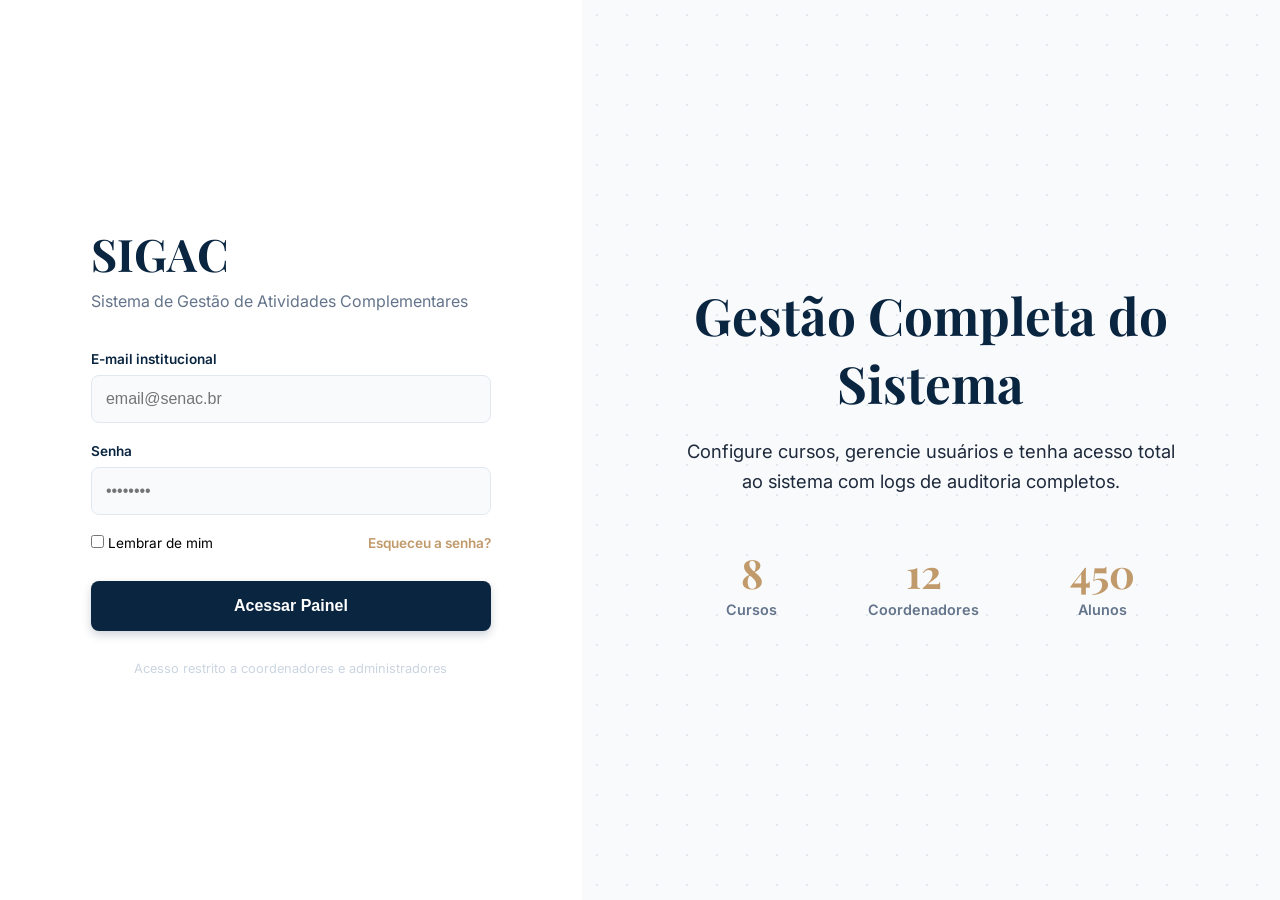
<file: index.html>
<!DOCTYPE html>
<html lang="pt-br">
<head>
    <meta charset="UTF-8">
    <meta name="viewport" content="width=device-width, initial-scale=1.0">
    <title>SIGAC - Login</title>
    <link href="https://fonts.googleapis.com/css2?family=Inter:wght@400;600&family=Playfair+Display:wght@700&display=swap" rel="stylesheet">
    <link rel="stylesheet" href="style.css">
    <link rel="manifest" href="manifest.json">
</head>
<body class="login-page">
    <main class="login-container">
        
        <section class="login-form-side">
            <div class="form-content">
                <h1 class="logo-main">SIGAC</h1>
                <p class="system-subtitle">Sistema de Gestão de Atividades Complementares</p>

                <form id="loginForm">
                    <div class="field-group">
                        <label for="email">E-mail institucional</label>
                        <input type="email" id="email" placeholder="email@senac.br" required>
                    </div>
                    <div class="field-group">
                        <label for="password">Senha</label>
                        <input type="password" id="password" placeholder="••••••••" required>
                    </div>
                    
                    <div class="row-options">
                        <label class="check-label">
                            <input type="checkbox"> Lembrar de mim
                        </label>
                        <a href="#" class="forgot-link">Esqueceu a senha?</a>
                    </div>

                    <button type="submit" class="btn-access">Acessar Painel</button>
                </form>
                <p class="footer-notice">Acesso restrito a coordenadores e administradores</p>
            </div>
        </section>

        <section class="login-info-side">
            <div class="info-box">
                <h2 class="display-title">Gestão Completa do Sistema</h2>
                <p class="display-text">Configure cursos, gerencie usuários e tenha acesso total ao sistema com logs de auditoria completos.</p>
                
                <div class="stats-row">
                    <div class="stat-box">
                        <span class="stat-num">8</span>
                        <span class="stat-txt">Cursos</span>
                    </div>
                    <div class="stat-box">
                        <span class="stat-num">12</span>
                        <span class="stat-txt">Coordenadores</span>
                    </div>
                    <div class="stat-box">
                        <span class="stat-num">450</span>
                        <span class="stat-txt">Alunos</span>
                    </div>
                </div>
            </div>
        </section>
        
    </main>
    <script src="main.js"></script>
    
    <script>
      if ('serviceWorker' in navigator) {
        window.addEventListener('load', () => {
          navigator.serviceWorker.register('./sw.js')
            .then(reg => console.log('SW registrado com sucesso!', reg))
            .catch(err => console.error('Falha ao registrar o SW:', err));
        });
      }
    </script>
</body>
</html>
</file>
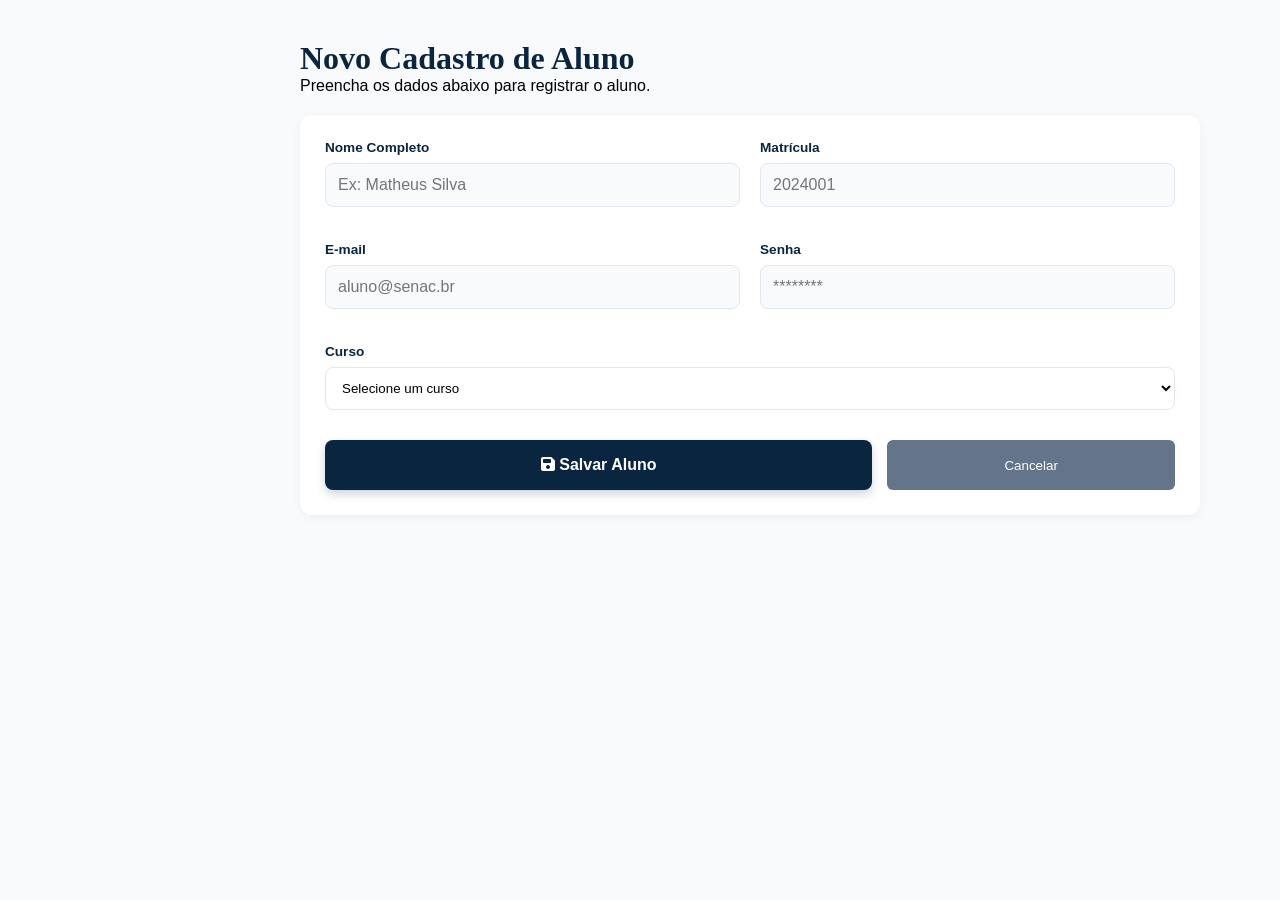
<file: cadastrar-aluno.html>
<!DOCTYPE html>
<html lang="pt-br">
<head>
    <meta charset="UTF-8">
    <meta name="viewport" content="width=device-width, initial-scale=1.0">
    <title>SIGAC - Cadastrar Aluno</title>

    <link rel="stylesheet" href="style.css">
    <link rel="stylesheet" href="dashboard.css">
    <link rel="stylesheet" href="https://cdnjs.cloudflare.com/ajax/libs/font-awesome/6.5.1/css/all.min.css">
    <link rel="manifest" href="manifest.json">
    <link rel="icon" type="image/png" href="icon-192.png">
</head>

<body class="dashboard-body">
    <main class="content">
        <header class="top-bar">
            <h1>Novo Cadastro de Aluno</h1>
            <p>Preencha os dados abaixo para registrar o aluno.</p>
        </header>

        <section class="main-table" style="max-width: 900px; margin-top: 20px;">
            <form id="formCadastroAluno">

                <div style="display: grid; grid-template-columns: 1fr 1fr; gap: 20px;">
                    <div class="field-group">
                        <label for="nomeAluno">Nome Completo</label>
                        <input
                            type="text"
                            id="nomeAluno"
                            placeholder="Ex: Matheus Silva"
                            required
                            style="width: 100%; padding: 12px; border-radius: 8px; border: 1px solid #e2e8f0;"
                        >
                    </div>

                    <div class="field-group">
                        <label for="matriculaAluno">Matrícula</label>
                        <input
                            type="text"
                            id="matriculaAluno"
                            placeholder="2024001"
                            required
                            style="width: 100%; padding: 12px; border-radius: 8px; border: 1px solid #e2e8f0;"
                        >
                    </div>
                </div>

                <div style="display: grid; grid-template-columns: 1fr 1fr; gap: 20px; margin-top: 15px;">
                    <div class="field-group">
                        <label for="emailAluno">E-mail</label>
                        <input
                            type="email"
                            id="emailAluno"
                            placeholder="aluno@senac.br"
                            required
                            style="width: 100%; padding: 12px; border-radius: 8px; border: 1px solid #e2e8f0;"
                        >
                    </div>

                    <div class="field-group">
                        <label for="senhaAluno">Senha</label>
                        <input
                            type="password"
                            id="senhaAluno"
                            placeholder="********"
                            required
                            style="width: 100%; padding: 12px; border-radius: 8px; border: 1px solid #e2e8f0;"
                        >
                    </div>
                </div>

                <div class="field-group" style="margin-top: 15px;">
                    <label for="cursoAluno">Curso</label>
                    <select
                        id="cursoAluno"
                        required
                        style="width: 100%; padding: 12px; border-radius: 8px; border: 1px solid #e2e8f0; background: #fff;"
                    >
                        <option value="">Selecione um curso</option>
                    </select>
                </div>

                <div style="display: flex; gap: 15px; margin-top: 30px;">
                    <button type="submit" class="btn-access" style="flex: 2; margin: 0;">
                        <i class="fa-solid fa-floppy-disk"></i> Salvar Aluno
                    </button>

                    <button
                        type="button"
                        class="btn-analisar"
                        onclick="history.back()"
                        style="flex: 1; background: #64748b;"
                    >
                        Cancelar
                    </button>
                </div>
            </form>
        </section>
    </main>

    <script src="main.js"></script>
</body>
</html>
</file>
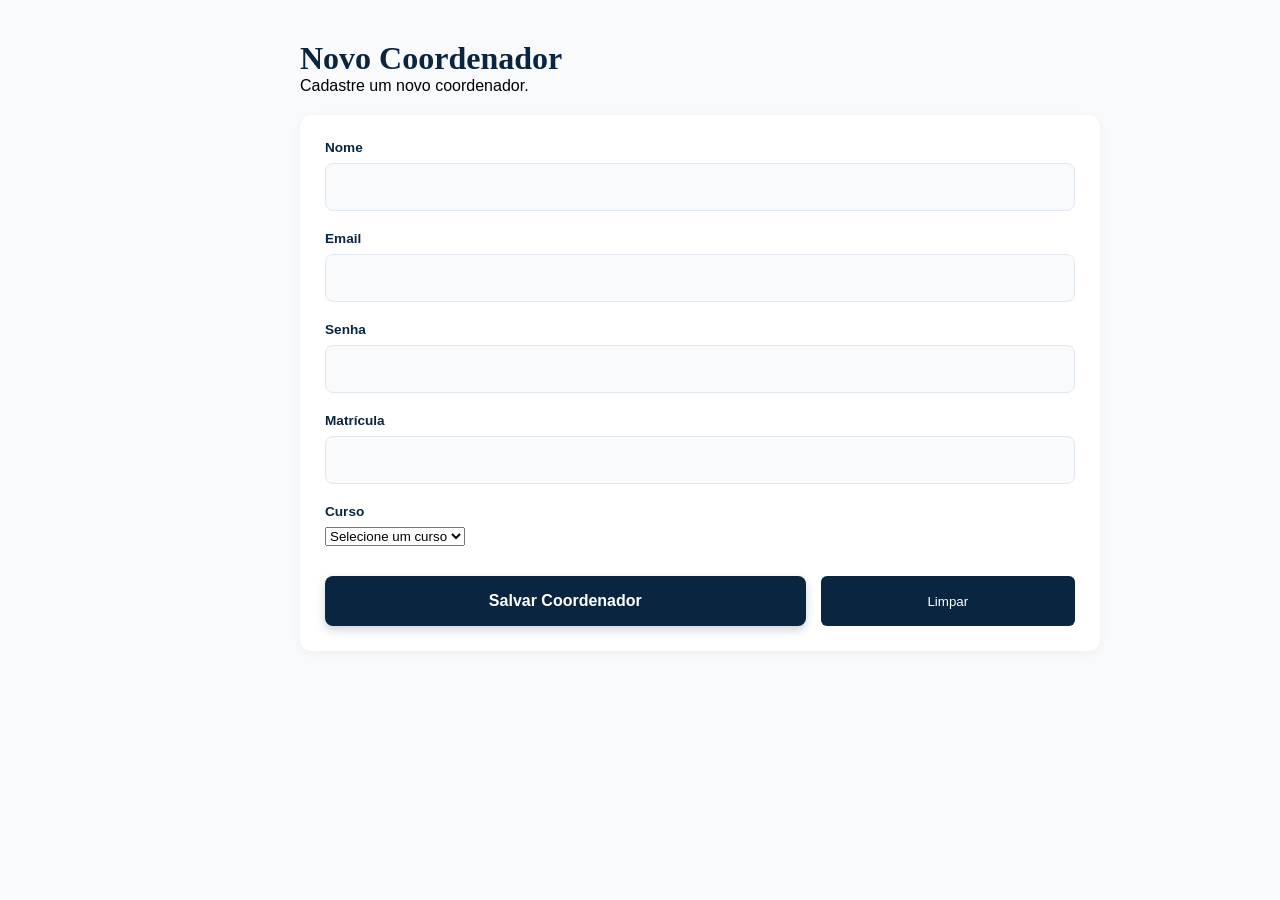
<file: cadastrar-coordenador.html>
<!DOCTYPE html>
<html lang="pt-br">
<head>
    <meta charset="UTF-8">
    <meta name="viewport" content="width=device-width, initial-scale=1.0">
    <title>SIGAC - Cadastrar Coordenador</title>

    <link rel="stylesheet" href="style.css">
    <link rel="stylesheet" href="dashboard.css">
    <link rel="stylesheet" href="https://cdnjs.cloudflare.com/ajax/libs/font-awesome/6.5.1/css/all.min.css">
</head>
<body class="dashboard-body">
    <main class="content">
        <header class="top-bar">
            <h1>Novo Coordenador</h1>
            <p>Cadastre um novo coordenador.</p>
        </header>

        <section class="main-table" style="max-width: 800px; margin-top: 20px;">
            <form id="formCadastroCoordenador">

                <div class="field-group">
                    <label for="nomeCoordenador">Nome</label>
                    <input type="text" id="nomeCoordenador" required>
                </div>

                <div class="field-group">
                    <label for="emailCoordenador">Email</label>
                    <input type="email" id="emailCoordenador" required>
                </div>

                <div class="field-group">
                    <label for="senhaCoordenador">Senha</label>
                    <input type="password" id="senhaCoordenador" required>
                </div>

                <div class="field-group">
                    <label for="matriculaCoordenador">Matrícula</label>
                    <input type="text" id="matriculaCoordenador">
                </div>
                <div class="field-group">
                    <label for="cursoCoordenador">Curso</label>
                    <select id="cursoCoordenador" required>
                    <option value="">Selecione um curso</option>
                    </select>
                </div>

                <div style="display: flex; gap: 15px; margin-top: 30px;">
                    <button type="submit" class="btn-access" style="flex: 2;">
                        Salvar Coordenador
                    </button>

                    <button type="reset" class="btn-analisar" style="flex: 1;">
                        Limpar
                    </button>
                </div>
            </form>
        </section>
    </main>

    <script src="main.js"></script>
</body>
</html>
</file>
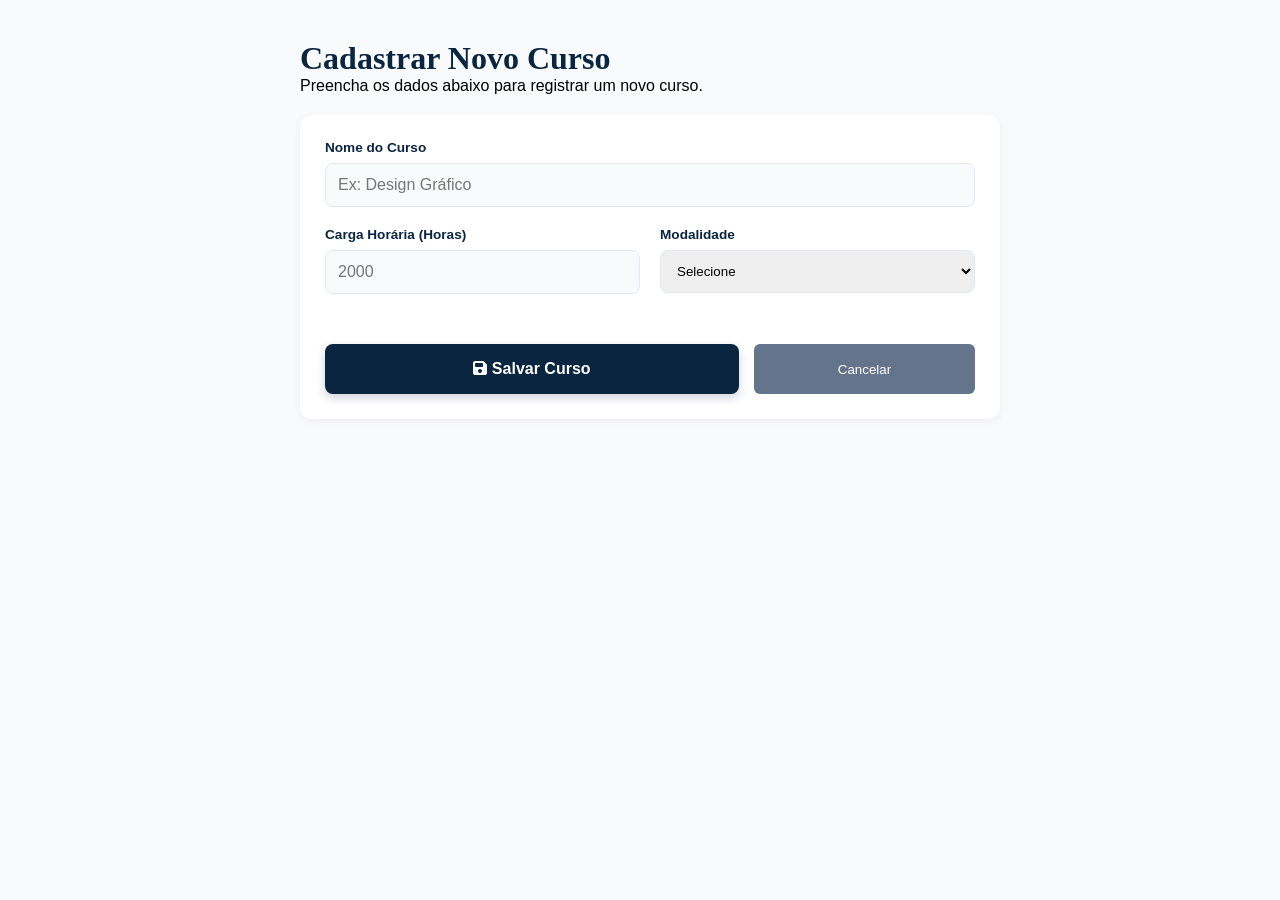
<file: cadastrar-curso.html>
<!DOCTYPE html>
<html lang="pt-br">
<head>
    <meta charset="UTF-8">
    <meta name="viewport" content="width=device-width, initial-scale=1.0">
    <title>SIGAC - Cadastrar Curso</title>

    <link rel="stylesheet" href="style.css">
    <link rel="stylesheet" href="dashboard.css">
    <link rel="stylesheet" href="https://cdnjs.cloudflare.com/ajax/libs/font-awesome/6.5.1/css/all.min.css">
    <link rel="manifest" href="manifest.json">
</head>

<body class="dashboard-body">
    <main class="content">
        <header class="top-bar">
            <h1>Cadastrar Novo Curso</h1>
            <p>Preencha os dados abaixo para registrar um novo curso.</p>
        </header>

        <section class="main-table" style="max-width: 700px; margin-top: 20px;">
            <form id="formCadastroCurso">

                <div class="field-group">
                    <label for="nomeCurso">Nome do Curso</label>
                    <input
                        type="text"
                        id="nomeCurso"
                        placeholder="Ex: Design Gráfico"
                        required
                        style="width: 100%; padding: 12px; border-radius: 8px; border: 1px solid #e2e8f0;"
                    >
                </div>

                <div style="display: grid; grid-template-columns: 1fr 1fr; gap: 20px; margin-top: 15px;">

                    <div class="field-group">
                        <label for="cargaHoraria">Carga Horária (Horas)</label>
                        <input
                            type="number"
                            id="cargaHoraria"
                            placeholder="2000"
                            required
                            style="width: 100%; padding: 12px; border-radius: 8px; border: 1px solid #e2e8f0;"
                        >
                    </div>

                    <div class="field-group">
                        <label for="modalidade">Modalidade</label>
                        <select
                            id="modalidade"
                            required
                            style="width: 100%; padding: 12px; border-radius: 8px; border: 1px solid #e2e8f0;"
                        >
                            <option value="">Selecione</option>
                            <option value="Presencial">Presencial</option>
                            <option value="EAD">EAD</option>
                            <option value="Híbrido">Híbrido</option>
                        </select>
                    </div>

                </div>

                <div style="display: flex; gap: 15px; margin-top: 30px;">
                    <button
                        type="submit"
                        class="btn-access"
                        style="flex: 2; margin: 0;"
                    >
                        <i class="fa-solid fa-floppy-disk"></i> Salvar Curso
                    </button>

                    <button
                        type="button"
                        class="btn-analisar"
                        onclick="history.back()"
                        style="flex: 1; background: #64748b;"
                    >
                        Cancelar
                    </button>
                </div>

            </form>
        </section>
    </main>

    <script src="main.js"></script>
</body>
</html>
</file>
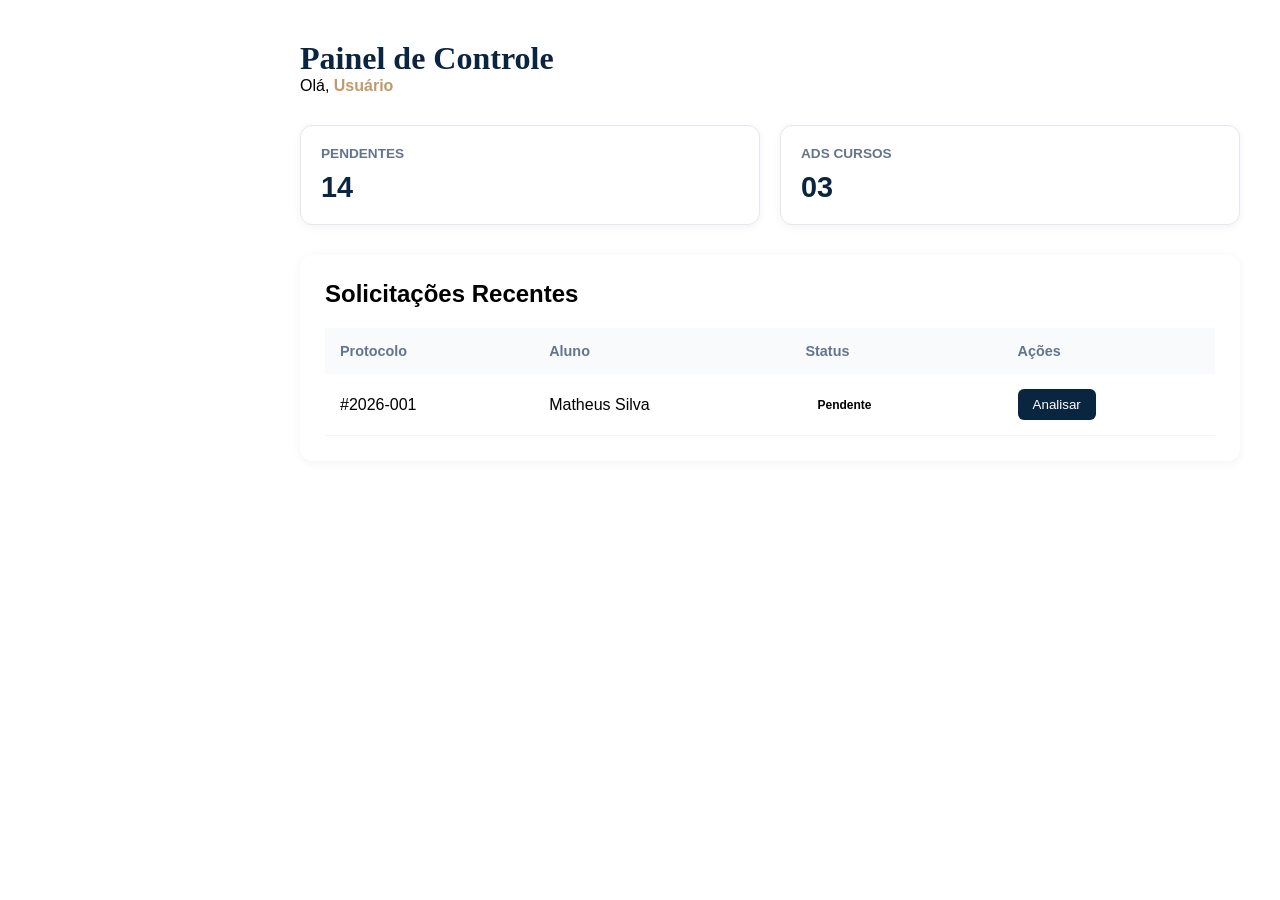
<file: dashboard.html>
<!DOCTYPE html>
<html lang="pt-br">
<head>
    <meta charset="UTF-8">
    <meta name="viewport" content="width=device-width, initial-scale=1.0">
    <title>SIGAC - Dashboard</title>
    <link rel="stylesheet" href="style.css"> 
    <link rel="stylesheet" href="dashboard.css"> 
    <link rel="stylesheet" href="https://cdnjs.cloudflare.com/ajax/libs/font-awesome/6.5.1/css/all.min.css">    
    <link rel="manifest" href="manifest.json">
</head>
<body class="iframe-body">
    <main class="content">
        <header class="top-bar">
            <div class="user-welcome">
                <h1>Painel de Controle</h1>
                <p>Olá, <span id="nome-usuario-topo" style="font-weight: bold; color: #c19a6b;">Usuário</span></p>
            </div>
            <div class="avatar-circle"></div>
        </header>

        <section class="dashboard-cards">
            <div class="card">
                <h3>Pendentes</h3>
                <p class="card-number">14</p>
            </div>
            <div class="card only-admin"> <h3>Logs do Sistema</h3>
                <p class="card-number">128</p>
            </div>
            <div class="card">
                <h3>ADS Cursos</h3>
                <p class="card-number">03</p>
            </div>
        </section>

        <section class="main-table">
            <h2>Solicitações Recentes</h2>
            <table>
                <thead>
                    <tr>
                        <th>Protocolo</th>
                        <th>Aluno</th>
                        <th>Status</th>
                        <th>Ações</th>
                    </tr>
                </thead>
                <tbody>
                    <tr>
                        <td>#2026-001</td>
                        <td>Matheus Silva</td>
                        <td><span class="status-badge">Pendente</span></td>
                        <td><button class="btn-analisar" onclick="window.location.href='analise.html'">Analisar</button></td>
                    </tr>
                </tbody>
            </table>
        </section>
    </main>

    <script src="main.js"></script>
</body>
</html>
</file>
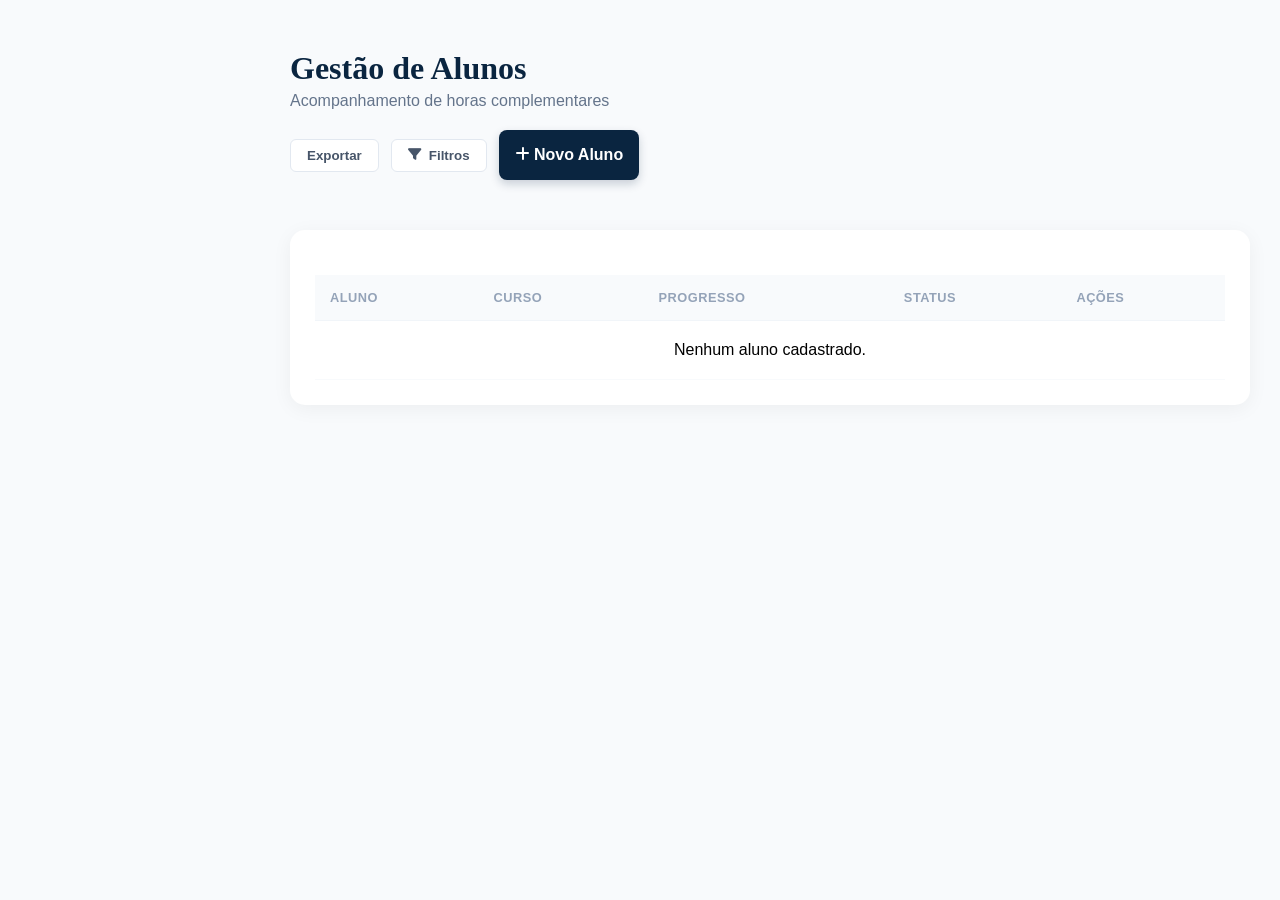
<file: listar-alunos.html>
<!DOCTYPE html>
<html lang="pt-br">
<head>
    <meta charset="UTF-8">
    <meta name="viewport" content="width=device-width, initial-scale=1.0">
    <title>SIGAC - Alunos</title>

    <link rel="stylesheet" href="style.css">
    <link rel="stylesheet" href="dashboard.css">
    <link rel="stylesheet" href="alunos.css">
    <link rel="stylesheet" href="validacao.css">
    <link rel="stylesheet" href="https://cdnjs.cloudflare.com/ajax/libs/font-awesome/6.5.1/css/all.min.css">
    <link rel="manifest" href="manifest.json">
    <link rel="icon" type="image/png" href="icon-192.png">
</head>

<body class="dashboard-body">
    <main class="content">
        <div class="header-container">
            <h1>Gestão de Alunos</h1>
            <p>Acompanhamento de horas complementares</p>

            <div class="action-bar">
                <button class="btn-outline">
                    Exportar
                </button>

                <button class="btn-outline">
                    <i class="fa-solid fa-filter"></i> Filtros
                </button>

                <button
                    class="btn-access"
                    onclick="window.location.href='cadastrar-aluno.html'"
                    style="width: auto; margin: 0;"
                >
                    <i class="fa-solid fa-plus" style="color: #ffffff;"></i>
                    Novo Aluno
                </button>
            </div>
        </div>

        <div class="table-card">
            <table class="students-table">
                <thead>
                    <tr>
                        <th>ALUNO</th>
                        <th>CURSO</th>
                        <th>PROGRESSO</th>
                        <th>STATUS</th>
                        <th>AÇÕES</th>
                    </tr>
                </thead>

                <tbody id="listaAlunos">

                </tbody>
            </table>
        </div>
    </main>

    <script src="main.js"></script>
</body>
</html>
</file>
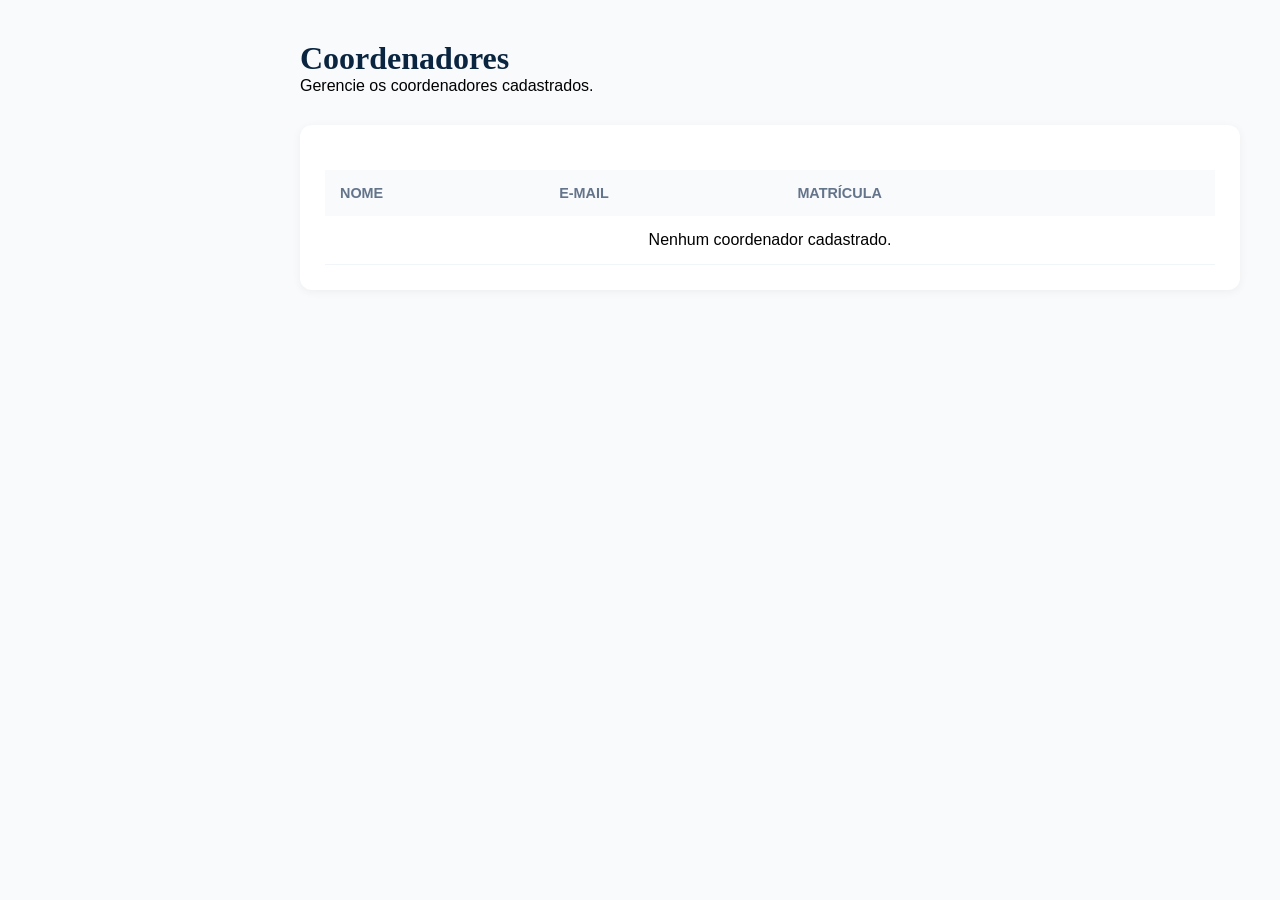
<file: listar-coordenadores.html>
<!DOCTYPE html>
<html lang="pt-br">
<head>
    <meta charset="UTF-8">
    <meta name="viewport" content="width=device-width, initial-scale=1.0">
    <title>SIGAC - Coordenadores</title>

    <link rel="stylesheet" href="style.css">
    <link rel="stylesheet" href="dashboard.css">
    <link rel="stylesheet" href="https://cdnjs.cloudflare.com/ajax/libs/font-awesome/6.5.1/css/all.min.css">
</head>

<body class="dashboard-body">
    <main class="content">
        <header class="top-bar" style="display:flex; justify-content:space-between; align-items:center;">
            <div>
                <h1>Coordenadores</h1>
                <p>Gerencie os coordenadores cadastrados.</p>
            </div>

            <button
                class="btn-access only-admin"
                onclick="window.location.href='cadastrar-coordenador.html'"
                style="width:auto; margin:0;"
            >
                <i class="fa-solid fa-plus"></i> Novo Coordenador
            </button>
        </header>

        <section class="main-table" style="margin-top: 30px;">
            <table>
                <thead>
                    <tr>
                        <th>NOME</th>
                        <th>E-MAIL</th>
                        <th>MATRÍCULA</th>
                        <th></th>
                    </tr>
                </thead>

                <tbody id="listaCoordenadores">
                    <!-- preenchido via JS -->
                </tbody>
            </table>
        </section>
    </main>

    <script src="main.js"></script>
</body>
</html>
</file>
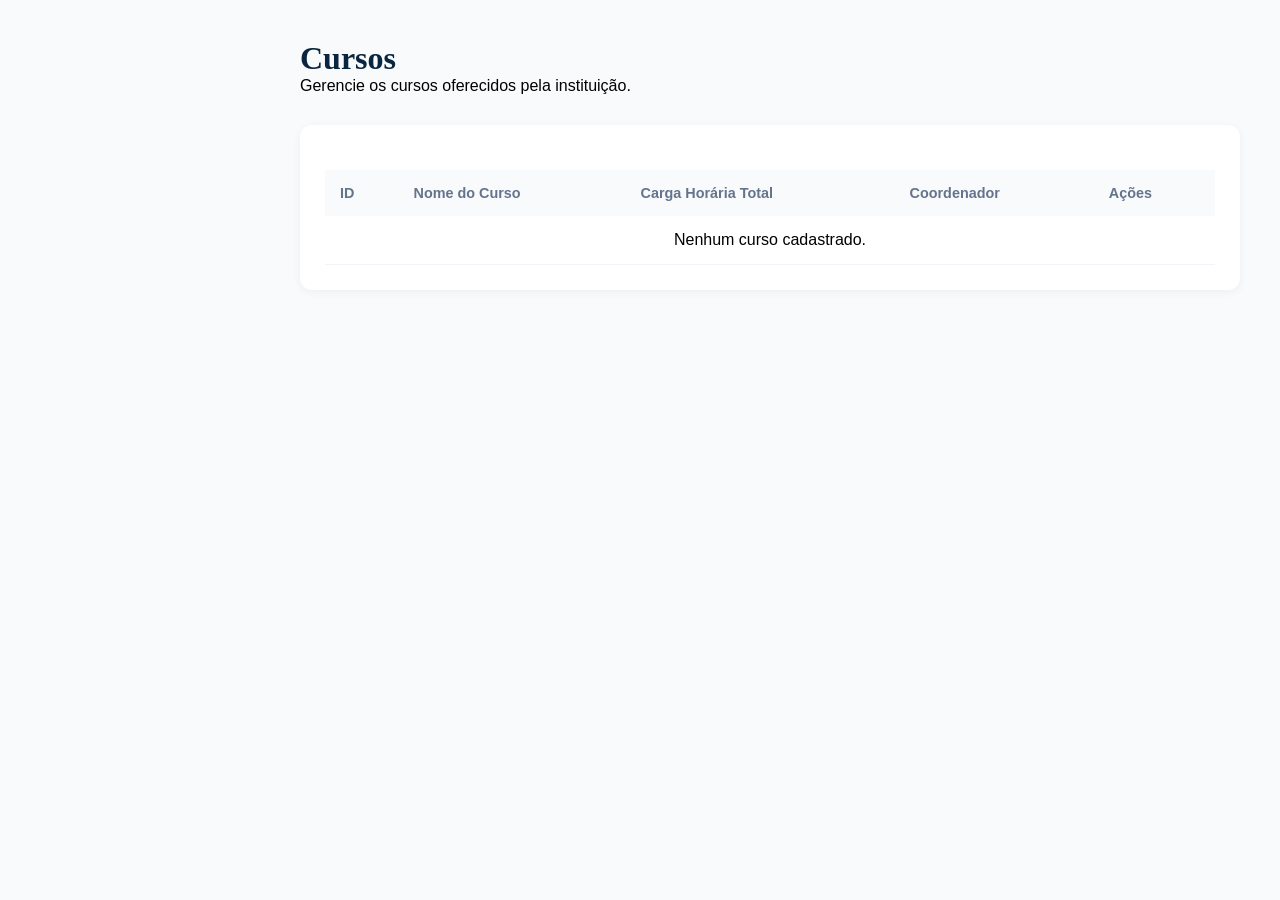
<file: listar-cursos.html>
<!DOCTYPE html>
<html lang="pt-br">
<head>
    <meta charset="UTF-8">
    <meta name="viewport" content="width=device-width, initial-scale=1.0">
    <title>SIGAC - Gestão de Cursos</title>

    <link rel="stylesheet" href="style.css">
    <link rel="stylesheet" href="dashboard.css">
    <link rel="stylesheet" href="https://cdnjs.cloudflare.com/ajax/libs/font-awesome/6.5.1/css/all.min.css">
    <link rel="manifest" href="manifest.json">
</head>

<body class="dashboard-body">
    <main class="content">

        <header class="top-bar" style="display: flex; justify-content: space-between; align-items: center;">
            <div>
                <h1>Cursos</h1>
                <p>Gerencie os cursos oferecidos pela instituição.</p>
            </div>

            <button
                class="btn-access only-admin"
                onclick="window.location.href='cadastrar-curso.html'"
                style="margin: 0; width: auto; padding: 12px 25px;"
            >
                <i class="fa-solid fa-plus"></i> Novo Curso
            </button>
        </header>

        <section class="main-table" style="margin-top: 30px;">
            <table>
                <thead>
                    <tr>
                        <th>ID</th>
                        <th>Nome do Curso</th>
                        <th>Carga Horária Total</th>
                        <th>Coordenador</th>
                        <th>Ações</th>
                    </tr>
                </thead>

                <tbody id="listaCursos">
                    <tr>
                        <td colspan="5" style="text-align: center; padding: 20px;">
                            Carregando cursos...
                        </td>
                    </tr>
                </tbody>
            </table>
        </section>

    </main>

    <script src="main.js"></script>
</body>
</html>
</file>
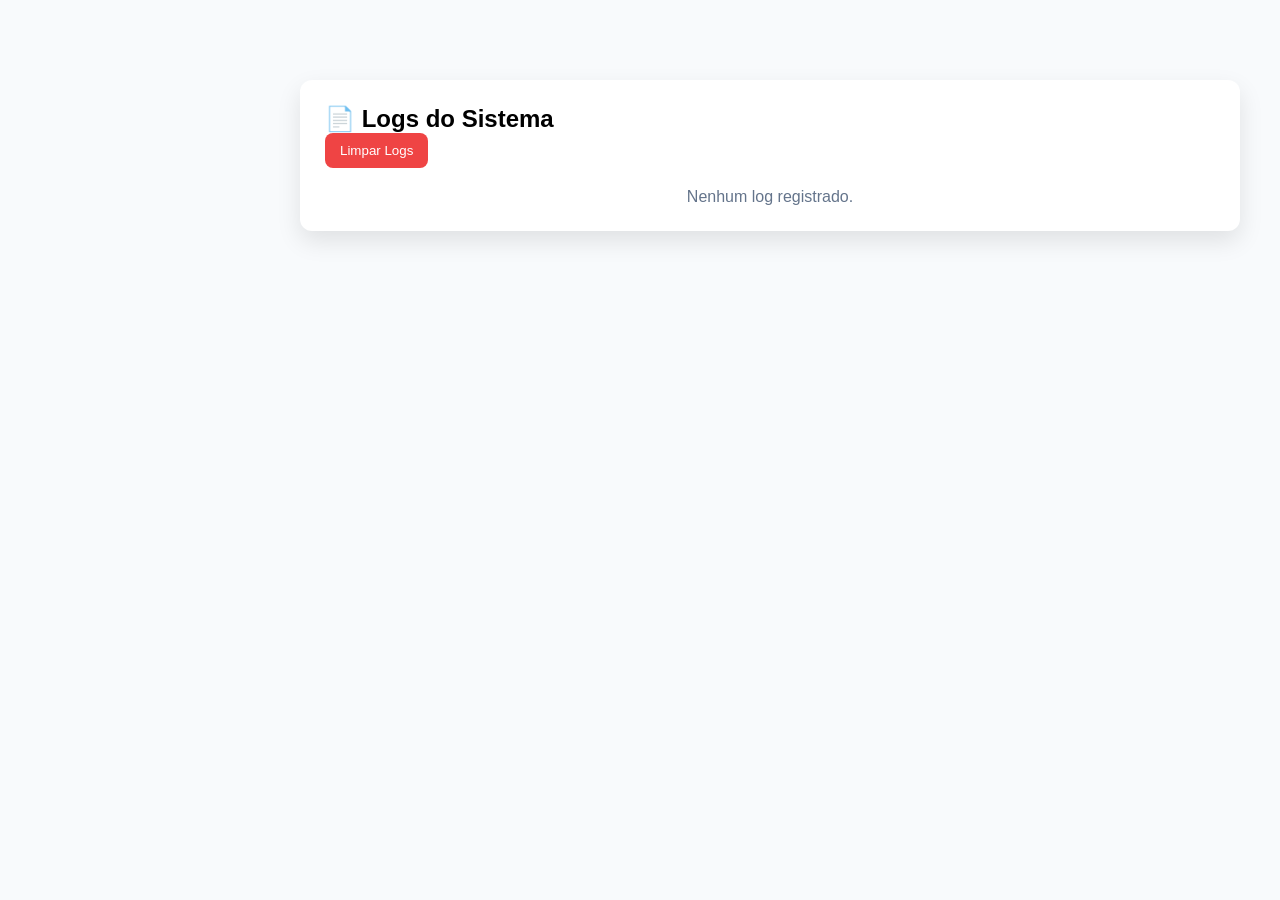
<file: logs.html>
<!DOCTYPE html>
<html lang="pt-br">
<head>
    <meta charset="UTF-8">
    <title>Logs do Sistema - SIGAC</title>

    <link rel="stylesheet" href="style.css">
    <link rel="stylesheet" href="dashboard.css">

    <style>
        .log-container {
            max-width: 1000px;
            margin: 40px auto;
            background: white;
            padding: 25px;
            border-radius: 12px;
            box-shadow: 0 10px 25px rgba(0,0,0,0.1);
        }

        .log-item {
            padding: 15px;
            border-bottom: 1px solid #eee;
        }

        .log-item strong {
            color: #0a2540;
        }

        .log-date {
            font-size: 12px;
            color: #64748b;
        }

        .actions {
            margin-bottom: 20px;
            display: flex;
            gap: 10px;
        }

        .btn {
            padding: 10px 15px;
            border: none;
            border-radius: 8px;
            cursor: pointer;
        }

        .btn-clear {
            background: #ef4444;
            color: white;
        }

        .btn-clear:hover {
            background: #dc2626;
        }
    </style>
</head>

<body class="dashboard-body">

    <main class="content">

        <div class="log-container">

            <h2>📄 Logs do Sistema</h2>

            <div class="actions">
                <button class="btn btn-clear" id="limparLogs">
                    Limpar Logs
                </button>
            </div>

            <div id="listaLogs"></div>

        </div>

    </main>

    <script src="logs.js"></script>
</body>
</html>
</file>
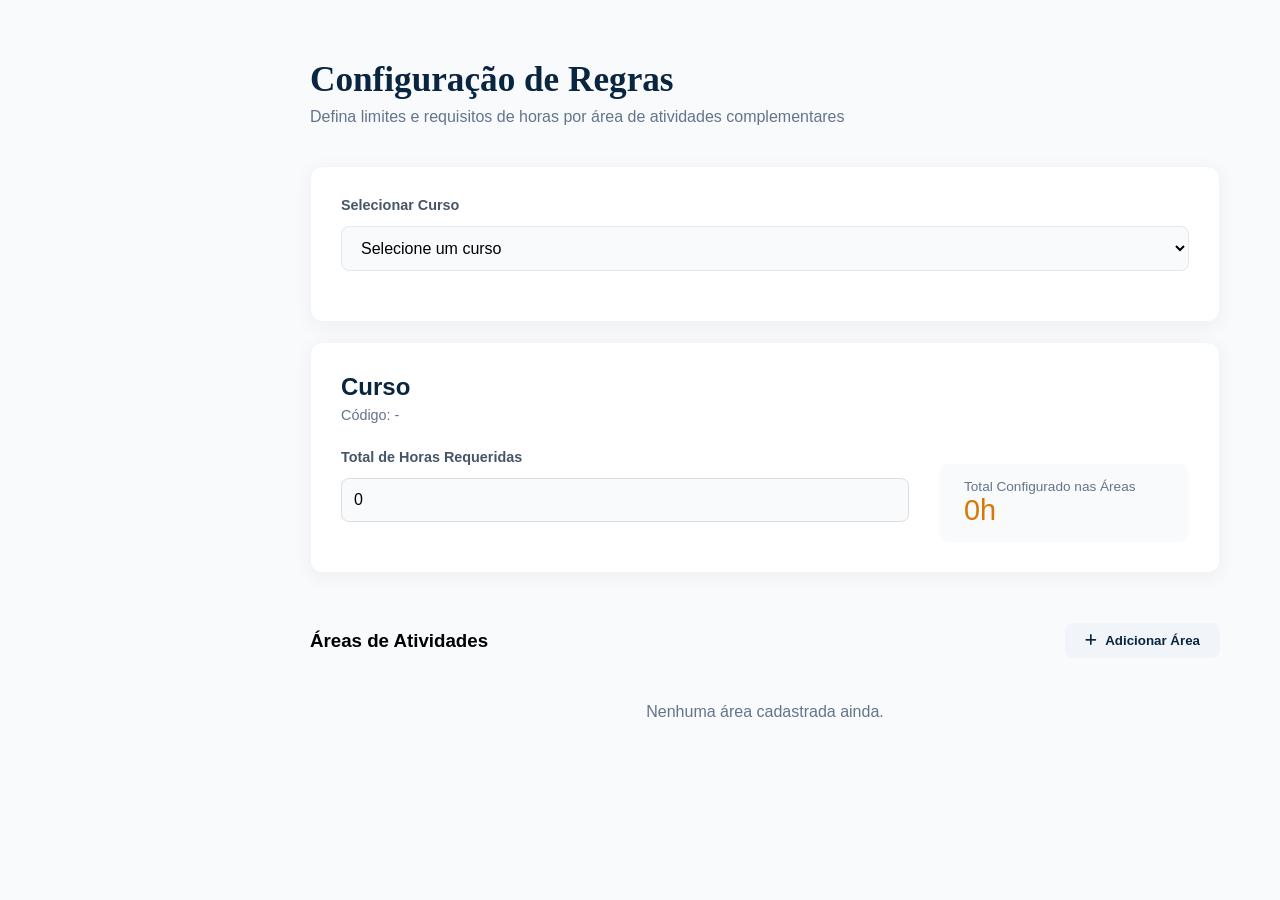
<file: regras-curso.html>
<!DOCTYPE html>
<html lang="pt-br">
<head>
    <meta charset="UTF-8">
    <meta name="viewport" content="width=device-width, initial-scale=1.0">
    <title>Configuração de Regras - SIGAC</title>

    <link rel="stylesheet" href="style.css">
    <link rel="stylesheet" href="dashboard.css">
    <link rel="stylesheet" href="validacao.css">
    <link rel="stylesheet" href="alunos.css">
    <link rel="stylesheet" href="https://cdnjs.cloudflare.com/ajax/libs/font-awesome/6.5.1/css/all.min.css">
</head>

<body class="dashboard-body">

    <main class="content" style="margin-left: 0 !important; padding-left: 280px !important; width: 100%;">
        
        <div class="rules-container" style="max-width: 1000px; margin-left: 0;">

            <!-- HEADER -->
            <header class="rules-header">
                <h1>Configuração de Regras</h1>
                <p>Defina limites e requisitos de horas por área de atividades complementares</p>
            </header>

            <!-- 🔥 NOVO: SELEÇÃO DE CURSO -->
            <div class="main-card" style="margin-bottom: 20px;">
                <div class="input-group">
                    <label>Selecionar Curso</label>
                    <select id="selectCurso" class="sigac-input">
                        <option value="">Selecione um curso</option>
                    </select>
                </div>
            </div>

            <!-- CARD PRINCIPAL -->
            <div class="main-card">

                <div class="course-info">
                    <h2 id="nomeCurso">Curso</h2>
                    <span class="course-code" id="codigoCurso">Código: -</span>
                </div>
                
                <div class="hours-summary">

                    <div class="input-group">
                        <label>Total de Horas Requeridas</label>
                        <input type="number" value="0" class="sigac-input" id="totalHoras">
                    </div>

                    <div class="total-badge">
                        <span>Total Configurado nas Áreas</span>
                        <strong id="totalConfigurado">0h</strong>
                    </div>

                </div>
            </div>

            <!-- DIVISÃO -->
            <div class="section-divider">
                <h3>Áreas de Atividades</h3>
                <button class="btn-add-area" id="btnAddArea">
                    <i class="fa-solid fa-plus"></i> Adicionar Área
                </button>
            </div>

            <!-- LISTA DINÂMICA -->
            <div class="areas-list" id="listaAreas">

                <!-- Áreas serão inseridas via JavaScript -->

                <div style="padding: 20px; text-align: center; color: #64748b;">
                    Nenhuma área cadastrada ainda.
                </div>

            </div>
            
        </div>

    </main>

    <script src="main.js"></script>

</body>
</html>
</file>
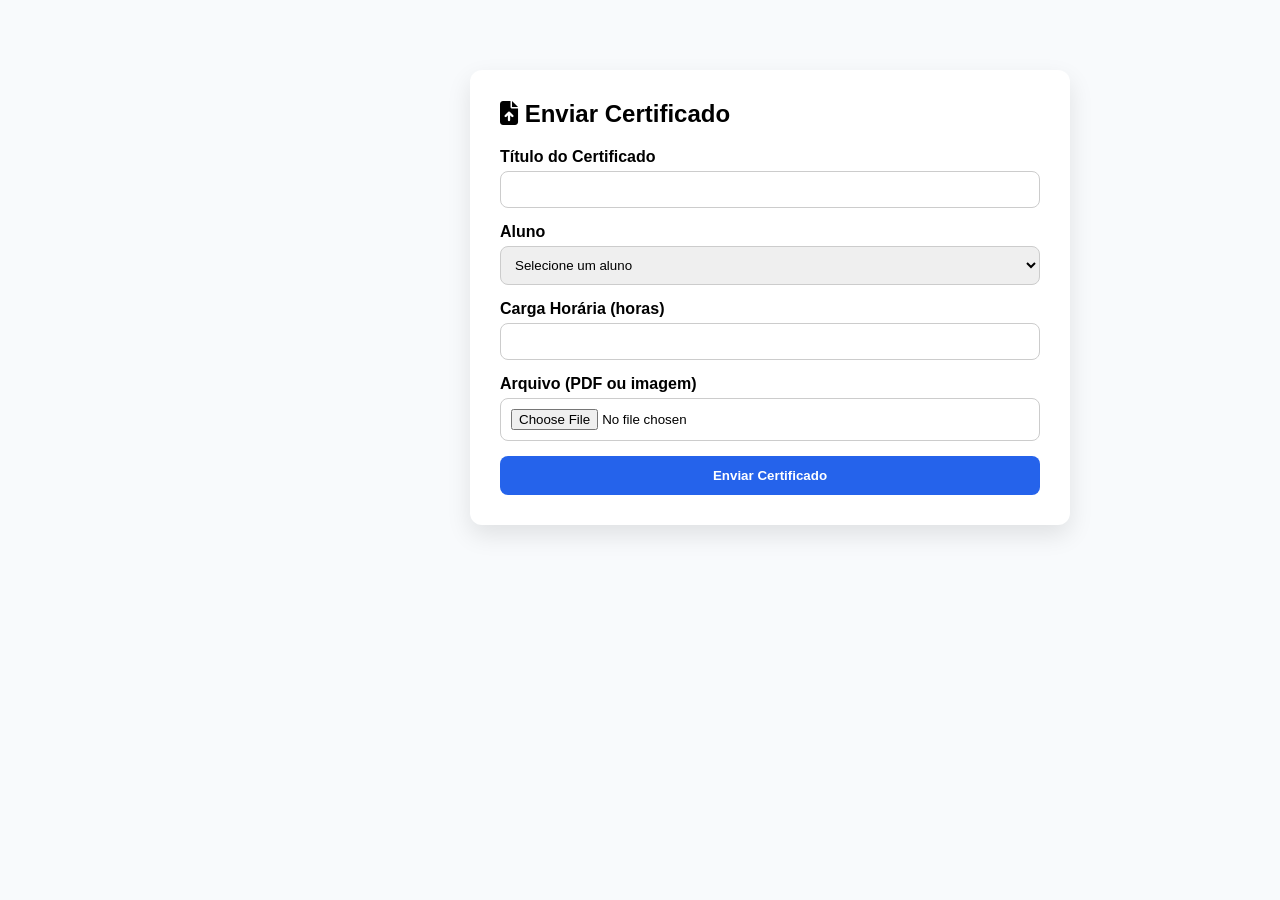
<file: upload-certificado.html>
<!DOCTYPE html>
<html lang="pt-br">
<head>
    <meta charset="UTF-8">
    <meta name="viewport" content="width=device-width, initial-scale=1.0">
    <title>Enviar Certificado - SIGAC</title>

    <link rel="stylesheet" href="style.css">
    <link rel="stylesheet" href="dashboard.css">
    <link rel="stylesheet" href="validacao.css">

    <link rel="stylesheet" href="https://cdnjs.cloudflare.com/ajax/libs/font-awesome/6.5.1/css/all.min.css">

    <style>
        .form-container {
            max-width: 600px;
            margin: 40px auto;
            background: white;
            padding: 30px;
            border-radius: 12px;
            box-shadow: 0 10px 25px rgba(0,0,0,0.1);
        }

        .form-container h2 {
            margin-bottom: 20px;
        }

        .form-group {
            margin-bottom: 15px;
        }

        .form-group label {
            display: block;
            margin-bottom: 5px;
            font-weight: 600;
        }

        .form-group input,
        .form-group select {
            width: 100%;
            padding: 10px;
            border-radius: 8px;
            border: 1px solid #ccc;
        }

        .btn-submit {
            width: 100%;
            padding: 12px;
            background: #2563eb;
            color: white;
            border: none;
            border-radius: 8px;
            font-weight: bold;
            cursor: pointer;
        }

        .btn-submit:hover {
            background: #1d4ed8;
        }
    </style>
</head>

<body class="dashboard-body">

    <main class="content">

        <div class="form-container">
            <h2><i class="fa-solid fa-file-arrow-up"></i> Enviar Certificado</h2>

            <form id="formCertificado">

                <div class="form-group">
                    <label>Título do Certificado</label>
                    <input type="text" id="titulo" required>
                </div>

                <!-- SELECT DE ALUNOS -->
                <div class="form-group">
                    <label>Aluno</label>
                    <select id="aluno" required>
                        <option value="">Selecione um aluno</option>
                    </select>
                </div>

                <!-- CARGA HORÁRIA -->
                <div class="form-group">
                    <label>Carga Horária (horas)</label>
                    <input type="number" id="cargaHoraria" min="1" required>
                </div>

                <div class="form-group">
                    <label>Arquivo (PDF ou imagem)</label>
                    <input type="file" id="arquivo" accept=".pdf,image/*" required>
                </div>

                <button type="submit" class="btn-submit">
                    Enviar Certificado
                </button>

            </form>
        </div>

    </main>

    <script>
        document.addEventListener('DOMContentLoaded', () => {

            const selectAluno = document.getElementById('aluno');

            // =========================
            // CARREGAR ALUNOS
            // =========================
            function carregarAlunos() {
                const usuarios = JSON.parse(localStorage.getItem('usuarios')) || [];

                const alunos = usuarios.filter(u => u.tipo === 'aluno');

                alunos.forEach(aluno => {
                    selectAluno.innerHTML += `
                        <option value="${aluno.id}">
                            ${aluno.nome} (Matrícula: ${aluno.matricula})
                        </option>
                    `;
                });
            }

            carregarAlunos();

            // =========================
            // ENVIO DO FORM
            // =========================
            document.getElementById('formCertificado').addEventListener('submit', function(e) {
                e.preventDefault();

                const titulo = document.getElementById('titulo').value;
                const alunoId = Number(selectAluno.value);
                const cargaHoraria = Number(document.getElementById('cargaHoraria').value);

                const usuarios = JSON.parse(localStorage.getItem('usuarios')) || [];
                const aluno = usuarios.find(u => u.id === alunoId);

                if (!aluno) {
                    alert('Aluno inválido');
                    return;
                }

                const file = document.getElementById('arquivo').files[0];

                if (!file) {
                    alert('Selecione um arquivo');
                    return;
                }

                const reader = new FileReader();

                reader.onload = function() {

                    const certificados = JSON.parse(localStorage.getItem('certificados')) || [];

                    const novoCertificado = {
                        id: Date.now(),
                        titulo,
                        aluno: aluno.nome,
                        alunoId: aluno.id,
                        emailAluno: aluno.email, // 🔥 ESSENCIAL PARA EMAIL
                        cargaHoraria,
                        status: 'pendente',
                        arquivo: reader.result
                    };

                    certificados.push(novoCertificado);

                    localStorage.setItem('certificados', JSON.stringify(certificados));

                    alert('Certificado enviado com sucesso!');

                    window.location.href = 'validacao.html';
                };

                reader.readAsDataURL(file);
            });

        });
    </script>

</body>
</html>
</file>
<file: style.css>
/* Configurações Globais */
* {
    margin: 0;
    padding: 0;
    box-sizing: border-box;
}

body, html {
    height: 100%;
    font-family: 'Inter', sans-serif;
    overflow-x: hidden;
}

.login-container {
    display: flex;
    min-height: 100vh;
}

/* --- COLUNA ESQUERDA (FORMULÁRIO) --- */
.login-form-side {
    flex: 1;
    background: #ffffff;
    display: flex;
    align-items: center;
    justify-content: center;
    padding: 50px;
}

.form-content {
    width: 100%;
    max-width: 400px;
}

.back-link {
    text-decoration: none;
    color: #94a3b8;
    font-size: 0.9rem;
    margin-bottom: 30px;
    display: block;
}

.logo-main {
    font-family: 'Playfair Display', serif;
    color: #0a2540;
    font-size: 2.8rem;
    margin-bottom: 8px;
}

.system-subtitle {
    color: #64748b;
    font-size: 1rem;
    margin-bottom: 40px;
}

.field-group {
    margin-bottom: 20px;
}

.field-group label {
    display: block;
    font-weight: 600;
    color: #0a2540;
    font-size: 0.85rem;
    margin-bottom: 8px;
}

.field-group input {
    width: 100%;
    padding: 14px;
    border: 1px solid #e2e8f0;
    border-radius: 8px;
    background: #f8fafc;
    font-size: 1rem;
}

.row-options {
    display: flex;
    justify-content: space-between;
    align-items: center;
    margin-bottom: 30px;
    font-size: 0.85rem;
}

.forgot-link {
    color: #c19a6b;
    text-decoration: none;
    font-weight: 600;
}

.btn-access {
    width: 100%;
    padding: 16px;
    background: #0a2540;
    color: #ffffff;
    border: none;
    border-radius: 8px;
    font-weight: 600;
    font-size: 1rem;
    cursor: pointer;
    box-shadow: 0 4px 10px rgba(10, 37, 64, 0.2);
}

.footer-notice {
    text-align: center;
    margin-top: 30px;
    font-size: 0.8rem;
    color: #cbd5e1;
}

/* --- COLUNA DIREITA (GRID INFOS) --- */
.login-info-side {
    flex: 1.2;
    background-color: #f8fafc;
    /* Efeito de Grade Pontilhada */
    background-image: radial-gradient(#e2e8f0 1px, transparent 1px);
    background-size: 30px 30px;
    display: flex;
    align-items: center;
    justify-content: center;
    padding: 60px;
}

.info-box {
    max-width: 500px;
    text-align: center;
}

.admin-badge {
    display: inline-block;
    background: #ffffff;
    padding: 8px 20px;
    border: 1px solid #e2e8f0;
    border-radius: 50px;
    font-size: 0.8rem;
    font-weight: 700;
    color: #0a2540;
    margin-bottom: 30px;
    box-shadow: 0 2px 5px rgba(0,0,0,0.03);
}

.display-title {
    font-family: 'Playfair Display', serif;
    color: #0a2540;
    font-size: 3.2rem;
    margin-bottom: 20px;
}

.display-text {
    font-size: 1.15rem;
    color: #1e293b;
    line-height: 1.6;
    margin-bottom: 50px;
}

.stats-row {
    display: flex;
    justify-content: space-around;
}

.stat-num {
    display: block;
    font-family: 'Playfair Display', serif;
    font-size: 2.5rem;
    color: #c19a6b;
    font-weight: 700;
}

.stat-txt {
    font-size: 0.9rem;
    font-weight: 600;
    color: #64748b;
}

/* Responsividade */
@media (max-width: 1024px) {
    .login-info-side { display: none; }
}

/* Estilo das Abas */
.tabs-container {
    display: flex;
    gap: 30px;
    border-bottom: 2px solid #e2e8f0;
    margin-bottom: 25px;
}

.tab-btn {
    background: none;
    border: none;
    padding: 10px 5px;
    font-weight: 600;
    color: #64748b;
    cursor: pointer;
    position: relative;
}

.tab-btn.active {
    color: #1e293b;
}

.tab-btn.active::after {
    content: '';
    position: absolute;
    bottom: -2px;
    left: 0;
    width: 100%;
    height: 2px;
    background: #1e293b;
}

.badge {
    background: #f1f5f9;
    padding: 2px 8px;
    border-radius: 10px;
    font-size: 0.8rem;
    margin-left: 5px;
}

/* Card de Certificado */
.cert-card {
    background: white;
    border-radius: 12px;
    padding: 20px;
    box-shadow: 0 4px 6px -1px rgba(0,0,0,0.1);
    margin-bottom: 20px;
    border: 1px solid #f1f5f9;
}

.cert-card-header {
    display: flex;
    justify-content: space-between;
    align-items: flex-start;
    margin-bottom: 20px;
}

.cert-details-grid {
    display: grid;
    grid-template-columns: 2fr 1fr 1fr 2fr;
    gap: 15px;
    margin-bottom: 25px;
}

.detail-item label {
    display: block;
    color: #94a3b8;
    font-size: 0.8rem;
    margin-bottom: 5px;
}

.highlight-hours {
    color: #d97706;
    font-weight: bold;
}

.status-pill.pending {
    background: #fef3c7;
    color: #92400e;
    padding: 5px 12px;
    border-radius: 20px;
    font-size: 0.85rem;
    font-weight: 600;
}

/* Botões de Ação */
.cert-actions {
    display: flex;
    justify-content: space-between;
}

.btn-approve {
    background: #ecfdf5;
    color: #059669;
    border: 1px solid #d1fae5;
    padding: 8px 16px;
    border-radius: 6px;
    cursor: pointer;
}

.btn-reject {
    background: #fef2f2;
    color: #dc2626;
    border: 1px solid #fee2e2;
    padding: 8px 16px;
    border-radius: 6px;
    cursor: pointer;
}

/* Esconde por padrão. O JS só vai mostrar se for Admin */
.only-admin {
    display: none !important;
}

/* Estilos da Página de Relatórios */
.stats-grid {
    display: grid;
    grid-template-columns: repeat(auto-fit, minmax(200px, 1fr));
    gap: 20px;
    margin-bottom: 30px;
}

.stat-card {
    background: #fff;
    padding: 24px;
    border-radius: 12px;
    border: 1px solid #e2e8f0;
    display: flex;
    flex-direction: column;
    gap: 8px;
}

.stat-card i { font-size: 1.5rem; color: #1e293b; margin-bottom: 10px; }
.stat-card span { color: #64748b; font-size: 0.9rem; font-weight: 500; }
.stat-card h2 { font-size: 2rem; color: #0f172a; margin: 0; }
.stat-card.green h2 { color: #107c41; }

.charts-container {
    display: grid;
    grid-template-columns: 1.5fr 1fr;
    gap: 20px;
    margin-bottom: 30px;
}

.chart-card {
    background: #fff;
    padding: 24px;
    border-radius: 12px;
    border: 1px solid #e2e8f0;
    min-height: 350px;
}

.chart-card h3 { margin-bottom: 20px; color: #1e293b; font-size: 1.1rem; }

.header-actions { display: flex; gap: 10px; }

.btn-mini-export {
    padding: 8px 16px;
    border: 1px solid #e2e8f0;
    background: #fff;
    border-radius: 6px;
    cursor: pointer;
    font-size: 0.85rem;
    display: flex;
    align-items: center;
    gap: 6px;
    transition: 0.2s;
}

.btn-mini-export:hover { background: #f8fafc; }

@media (max-width: 1024px) {
    .charts-container { grid-template-columns: 1fr; }
}
</file>
<file: dashboard.css>
/* RESET */
* { margin: 0; padding: 0; box-sizing: border-box; }
body, html { height: 100%; font-family: 'Inter', sans-serif; }

/* --- ESTILO PÁGINA DE LOGIN (SEM ROLAGEM) --- */
.login-page {
    background: #0a2540;
    display: flex;
    align-items: center;
    justify-content: center;
    height: 100vh;
    overflow: hidden; /* Garante que o login não role */
}

.login-box {
    background: white;
    padding: 40px;
    border-radius: 12px;
    width: 100%;
    max-width: 380px;
    text-align: center;
    box-shadow: 0 10px 30px rgba(0,0,0,0.3);
}

.serif-title { font-family: 'Playfair Display', serif; color: #0a2540; }
.subtitle { color: #666; font-size: 0.9rem; margin-bottom: 30px; }

.input-group { text-align: left; margin-bottom: 20px; }
.input-group label { display: block; font-size: 0.8rem; font-weight: 600; margin-bottom: 5px; }
.input-group input { width: 100%; padding: 12px; border: 1px solid #ddd; border-radius: 8px; }

.btn-login { width: 100%; padding: 14px; background: #0a2540; color: white; border: none; border-radius: 8px; font-weight: 600; cursor: pointer; }

/* --- ESTILO DASHBOARD (ROLAGEM NO CONTEÚDO) --- */
/* Estrutura Geral */
.dashboard-body {
    display: flex;
    background-color: #f8fafc;
    min-height: 100vh;
    
}

/* Sidebar Fixa na Esquerda */
.sidebar {
    width: 260px;
    background: #0a2540;
    color: white;
    display: flex;
    flex-direction: column;
    padding: 25px;
    position: fixed;
    height: 100vh;
}

.logo-main {
    font-family: 'Playfair Display', serif;
    color: #ffffff !important; /* Força a cor branca */
    margin-bottom: 40px;
    font-size: 1.5rem;
    display: block;
}

.menu {
    display: flex;
    flex-direction: column;
    gap: 10px;
    height: 100%; /* Faz o nav ocupar o espaço total da sidebar */
    padding: 20px 0;
}

.logout {
    margin-top: auto; /* Reforça o posicionamento no final */
    border-top: 1px solid rgba(255,255,255,0.1);
    padding: 15px 20px;
    color: #ff4d4d; /* Cor de destaque para saída */
    transition: background 0.3s;
}

.logout:hover {
    background: rgba(255, 77, 77, 0.1);
}

.menu a {
    color: #cbd5e1;
    text-decoration: none;
    padding: 12px;
    border-radius: 8px;
    display: flex;
    align-items: center;
    gap: 10px;
}

.menu a.active, .menu a:hover {
    background: rgba(255,255,255,0.1);
    color: white;
}

/* Área de Conteúdo */
.content {
    margin-left: 260px; /* Importante para não ficar atrás da sidebar */
    padding: 40px;
    flex-grow: 1;
}

.top-bar h1 {
    font-family: 'Playfair Display', serif;
    font-size: 2rem;
    color: #0a2540;
}

/* Organização dos Cards (Lado a Lado) */
.dashboard-cards {
    display: grid;
    grid-template-columns: repeat(auto-fit, minmax(200px, 1fr));
    gap: 20px;
    margin: 30px 0;
}

.card {
    background: white;
    padding: 20px;
    border-radius: 12px;
    box-shadow: 0 2px 10px rgba(0,0,0,0.05);
    border: 1px solid #e2e8f0;
}

.card h3 {
    font-size: 0.85rem;
    color: #64748b;
    text-transform: uppercase;
}

.card-number {
    font-size: 1.8rem;
    font-weight: bold;
    color: #0a2540;
    display: block;
    margin-top: 10px;
}

/* Estilização da Tabela */
.main-table {
    background: white;
    padding: 25px;
    border-radius: 12px;
    box-shadow: 0 2px 10px rgba(0,0,0,0.05);
}

table {
    width: 100%;
    border-collapse: collapse;
    margin-top: 20px;
}

th {
    text-align: left;
    padding: 15px;
    background: #f8fafc;
    color: #64748b;
    font-size: 0.9rem;
}

td {
    padding: 15px;
    border-bottom: 1px solid #f1f5f9;
}

.btn-analisar {
    background: #0a2540;
    color: white;
    border: none;
    padding: 8px 15px;
    border-radius: 6px;
    cursor: pointer;
}

.main-table td i {
    font-size: 1.1rem;
    transition: transform 0.2s;
}

.main-table td i:hover {
    transform: scale(1.2);
}

/* Estilo dos Cards de Alunos */
.grid-alunos {
    display: grid; 
    grid-template-columns: repeat(auto-fill, minmax(300px, 1fr)); 
    gap: 20px; 
    margin-top: 30px;
}

.card-aluno {
    background: white; 
    padding: 25px; 
    border-radius: 20px; 
    border: 1px solid #f1f5f9; 
    box-shadow: 0 4px 6px -1px rgba(0,0,0,0.05); 
    text-align: center;
    transition: transform 0.2s, box-shadow 0.2s;
}

.card-aluno:hover {
    transform: translateY(-5px);
    box-shadow: 0 10px 15px -3px rgba(0,0,0,0.1);
}

.status-ativo {
    background: #dcfce7; 
    color: #166534; 
    font-size: 0.7rem; 
    padding: 4px 12px; 
    border-radius: 20px; 
    font-weight: bold;
    text-transform: uppercase;
}

.card-info {
    text-align: left; 
    margin-top: 20px; 
    font-size: 0.9rem; 
    color: #64748b;
}

.card-info p {
    margin-bottom: 10px;
    display: flex;
    align-items: center;
    gap: 10px;
}

/* Estilo das Abas (Tabs) */
.tabs-container {
    margin-top: 20px; 
    border-bottom: 1px solid #e2e8f0; 
    display: flex; 
    gap: 30px; 
    padding-bottom: 10px;
}

.tab-item {
    color: #64748b; 
    cursor: pointer;
    padding-bottom: 10px;
    font-size: 1rem;
}

.tab-item.active {
    color: #0a2540; 
    font-weight: bold; 
    border-bottom: 2px solid #0a2540;
}

.tab-count {
    background: #f1f5f9; 
    padding: 2px 6px; 
    border-radius: 4px;
    font-size: 0.8rem;
    margin-left: 5px;
}

.tab-item.active .tab-count {
    background: #eef2ff;
    color: #0a2540;
}

/* Alinha o Título e o Botão Novo Aluno nas extremidades */
.header-flex {
    display: flex;
    justify-content: space-between;
    align-items: center;
    margin-bottom: 30px;
}

/* Container da Busca e Filtro */
.search-container {
    display: flex;
    gap: 15px;
    margin-bottom: 30px;
}

.search-wrapper {
    position: relative;
    flex: 1;
}

.search-wrapper i {
    position: absolute;
    left: 15px;
    top: 50%;
    transform: translateY(-50%);
    color: #94a3b8;
}

.search-input {
    width: 100%;
    padding: 12px 12px 12px 45px;
    border-radius: 12px;
    border: 1px solid #e2e8f0;
    font-size: 1rem;
}

.btn-filter {
    background: white;
    border: 1px solid #e2e8f0;
    padding: 10px 20px;
    border-radius: 12px;
    cursor: pointer;
    display: flex;
    align-items: center;
    gap: 8px;
    color: #64748b;
}

/* Container da Tabela */
.table-container {
    background: white;
    border-radius: 12px;
    padding: 20px;
    box-shadow: 0 4px 6px rgba(0,0,0,0.05);
    margin: 20px;
}

.table-header {
    display: flex;
    justify-content: space-between;
    align-items: center;
    margin-bottom: 25px;
    padding-bottom: 15px;
    border-bottom: 1px solid #f0f0f0;
}

/* Tabela Estilizada */
.sigac-table {
    width: 100%;
    border-collapse: collapse;
    font-family: 'Inter', sans-serif;
}

.sigac-table th {
    text-align: left;
    padding: 12px;
    color: #64748b;
    font-size: 0.75rem;
    letter-spacing: 0.05em;
    text-transform: uppercase;
    border-bottom: 1px solid #f1f5f9;
}

.sigac-table td {
    padding: 16px 12px;
    border-bottom: 1px solid #f1f5f9;
    color: #1e293b;
    font-size: 0.9rem;
}

/* Informações do Aluno */
.student-info { display: flex; flex-direction: column; }
.student-name { font-weight: 600; color: #0f172a; }
.update-time { font-size: 0.75rem; color: #94a3b8; }

/* Barra de Progresso */
.progress-wrapper { display: flex; align-items: center; gap: 10px; min-width: 200px; }
.progress-bar-container {
    flex-grow: 1;
    height: 8px;
    background: #e2e8f0;
    border-radius: 4px;
    overflow: hidden;
}
.progress-bar { height: 100%; border-radius: 4px; transition: width 0.3s; }
.progress-text, .progress-percent { font-size: 0.8rem; font-weight: 500; }

/* Status Badges */
.status-badge {
    padding: 6px 12px;
    border-radius: 20px;
    font-size: 0.75rem;
    font-weight: 600;
    display: inline-flex;
    align-items: center;
    gap: 5px;
}
.pending { background: #fffbeb; color: #b45309; border: 1px solid #fef3c7; }
.approved { background: #f0fdf4; color: #15803d; border: 1px solid #dcfce7; }
.analyzing { background: #eff6ff; color: #1d4ed8; border: 1px solid #dbeafe; }

/* Botões de Ação */
.btn-export { background: #0a2540; color: white; padding: 8px 16px; border-radius: 6px; cursor: pointer; }
.approve-btn { background: #10b981; color: white; border: none; padding: 5px 12px; border-radius: 4px; cursor: pointer; margin-left: 10px; }
.view-btn { background: none; border: none; color: #64748b; cursor: pointer; font-size: 1.1rem; }

/* --- ESTILOS PARA CONFIGURAÇÃO DE REGRAS (ADMIN) --- */

/* Container Principal */
.rules-container {
    padding: 30px;
    max-width: 1200px;
    margin: 0 auto;
    font-family: 'Inter', sans-serif;
}

.rules-header h1 {
    font-family: 'Playfair Display', serif;
    color: #0a2540;
    font-size: 2.2rem;
    margin-bottom: 8px;
}

.rules-header p {
    color: #64748b;
    margin-bottom: 40px;
}

/* Card de Resumo e Cards de Áreas */
.main-card, .area-card {
    background: #ffffff;
    border-radius: 12px;
    padding: 30px;
    margin-bottom: 25px;
    box-shadow: 0 4px 20px rgba(0, 0, 0, 0.05);
    border: 1px solid #f1f5f9;
}

.course-info h2 {
    color: #0a2540;
    font-size: 1.5rem;
    margin-bottom: 5px;
}

.course-code {
    color: #64748b;
    font-size: 0.9rem;
}

/* Organização dos Inputs */
.hours-summary, .area-inputs {
    display: flex;
    gap: 30px;
    margin-top: 25px;
    align-items: flex-end;
}

.input-group {
    flex: 1;
    display: flex;
    flex-direction: column;
    gap: 8px;
}

.input-group label {
    font-weight: 600;
    color: #475569;
    font-size: 0.9rem;
}

/* Inputs Estilizados */
.sigac-input {
    padding: 12px 15px;
    border: 1px solid #e2e8f0;
    border-radius: 8px;
    background-color: #f8fafc;
    font-size: 1rem;
    transition: border-color 0.2s;
}

.sigac-input:focus {
    border-color: #3b82f6;
    outline: none;
}

/* Badge de Total Requerido */
.total-badge {
    background: #f8fafc;
    padding: 15px 25px;
    border-radius: 10px;
    text-align: left;
    min-width: 250px;
}

.total-badge span {
    font-size: 0.85rem;
    color: #64748b;
    display: block;
}

.total-badge strong {
    color: #d97706; /* Cor dourada/âmbar do seu print */
    font-size: 1.8rem;
    font-weight: 500;
}

/* Seção de Áreas */
.section-divider {
    display: flex;
    justify-content: space-between;
    align-items: center;
    margin: 50px 0 25px 0;
}

.btn-add-area {
    background: #f1f5f9;
    color: #0a2540;
    padding: 10px 20px;
    border-radius: 8px;
    border: none;
    font-weight: 600;
    cursor: pointer;
    display: flex;
    align-items: center;
    gap: 8px;
}

/* Barra de Progresso/Proporção */
.proportion-bar-wrapper {
    margin-top: 30px;
    border-top: 1px solid #f1f5f9;
    padding-top: 20px;
}

.proportion-info {
    display: flex;
    justify-content: space-between;
    margin-bottom: 10px;
    font-size: 0.9rem;
    color: #64748b;
}

.progress-bg {
    height: 8px;
    background: #f1f5f9;
    border-radius: 10px;
}

.progress-fill {
    height: 100%;
    background: #3b82f6;
    border-radius: 10px;
}

/* Botão excluir */
.btn-delete {
    background: none;
    border: none;
    color: #ef4444;
    cursor: pointer;
    font-size: 1.2rem;
}

.input-titulo-area {
    font-family: 'Inter', sans-serif;
    font-size: 1.1rem;
    font-weight: bold;
    color: #0a2540;
    border: none;
    background: transparent;
    width: 100%;
    margin-bottom: 5px;
    outline: none;
    border-bottom: 1px dashed transparent;
    transition: border-color 0.2s;
}

.input-titulo-area:hover, .input-titulo-area:focus {
    border-bottom: 1px dashed #cbd5e1; /* Mostra que é editável ao passar o mouse */
}

.input-descricao-area {
    font-family: 'Inter', sans-serif;
    font-size: 0.9rem;
    color: #64748b;
    border: none;
    background: transparent;
    width: 100%;
    resize: none; /* Impede o usuário de deformar a caixa manualmente */
    outline: none;
    overflow: hidden; /* Esconde a barra de rolagem */
    border-bottom: 1px dashed transparent;
    transition: border-color 0.2s;
    display: block;
    margin-top: 5px;
}

.input-descricao-area:hover, .input-descricao-area:focus {
    border-bottom: 1px dashed #cbd5e1;
    background: rgba(203, 213, 225, 0.1);
}

/* Ajuste para Gráficos no Dashboard */
.reports-charts-grid {
    display: grid;
    grid-template-columns: 1.6fr 1fr;
    gap: 25px;
    margin-top: 20px;
}

.chart-container-box {
    background: white;
    padding: 25px;
    border-radius: 12px;
    border: 1px solid #e2e8f0;
    min-height: 400px;
    box-shadow: 0 2px 10px rgba(0,0,0,0.05);
}

.chart-container-box h3 {
    font-family: 'Playfair Display', serif;
    margin-bottom: 20px;
    color: #0a2540;
}

@media (max-width: 1024px) {
    .reports-charts-grid { grid-template-columns: 1fr; }
}

/* --- ESTILO DASHBOARD ADMINISTRATIVO (MÉTRICAS E GRÁFICOS) --- */

/* Cabeçalho de Boas-vindas */
.welcome {
    margin-bottom: 30px;
}

.welcome h1 {
    font-family: 'Playfair Display', serif;
    font-size: 2rem;
    color: #0a2540;
    margin-bottom: 5px;
}

.welcome p {
    color: #64748b;
    font-size: 0.95rem;
}

/* Grid de Métricas (4 colunas) */
.metrics-grid {
    display: grid;
    grid-template-columns: repeat(auto-fit, minmax(240px, 1fr));
    gap: 20px;
    margin-bottom: 40px;
}

.metrics-grid .card {
    background: white;
    padding: 25px;
    border-radius: 12px;
    border: 1px solid #f1f5f9;
    box-shadow: 0 4px 6px -1px rgba(0, 0, 0, 0.05);
    display: flex;
    justify-content: space-between;
    align-items: center;
    position: relative;
    overflow: hidden;
    transition: transform 0.2s;
}

.metrics-grid .card:hover {
    transform: translateY(-3px);
}

.card-info span {
    display: block;
    font-size: 0.85rem;
    color: #64748b;
    font-weight: 600;
    text-transform: uppercase;
    margin-bottom: 8px;
}

.card-info h2 {
    font-size: 2rem;
    color: #0a2540;
    margin-bottom: 5px;
}

/* Tendências (Verde e Vermelho) */
.trend-up { color: #10b981; font-size: 0.8rem; font-weight: 600; }
.trend-down { color: #ef4444; font-size: 0.8rem; font-weight: 600; }

/* Ícones de Fundo nos Cards */
.icon-bg {
    font-size: 2.5rem;
    color: #f1f5f9; /* Cor bem clarinha para o fundo */
    position: absolute;
    right: 20px;
    bottom: 20px;
    opacity: 0.5;
}

/* Container de Gráficos lado a lado */
.charts-container {
    display: grid;
    grid-template-columns: 1.5fr 1fr;
    gap: 25px;
}

.chart-card {
    background: white;
    padding: 25px;
    border-radius: 12px;
    border: 1px solid #f1f5f9;
    box-shadow: 0 4px 6px -1px rgba(0, 0, 0, 0.05);
}

.chart-card h3 {
    font-family: 'Playfair Display', serif;
    color: #0a2540;
    margin-bottom: 20px;
    font-size: 1.2rem;
}

/* Responsividade */
@media (max-width: 1024px) {
    .charts-container {
        grid-template-columns: 1fr;
    }
}
</file>
<file: alunos.css>
/* Container de Cabeçalho */
.header-container {
    margin-bottom: 30px;
    padding: 20px 0;
}

.header-container h1 {
    color: #0a2540;
    font-family: 'Playfair Display', serif; /* Mantendo seu estilo elegante */
    font-size: 2rem;
    margin-bottom: 5px;
}

.header-container p {
    color: #64748b;
    margin-bottom: 20px;
}

/* Área de Botões (Filtros e Ações) */
.action-bar {
    display: flex;
    gap: 12px;
    align-items: center;
}

/* Botões brancos (Novo Aluno e Filtros) */
.btn-outline {
    padding: 8px 16px;
    border: 1px solid #e2e8f0;
    background: white;
    border-radius: 6px;
    color: #475569;
    font-weight: 600;
    cursor: pointer;
    display: inline-flex;
    align-items: center;
    gap: 8px;
    transition: all 0.2s;
}

.btn-outline:hover {
    background-color: #f8fafc;
    border-color: #cbd5e1;
}

/* Card da Tabela */
.table-card {
    background: white;
    border-radius: 15px;
    padding: 25px;
    box-shadow: 0 4px 20px rgba(0,0,0,0.05);
}

.students-table {
    width: 100%;
    border-collapse: collapse;
}

.students-table th {
    text-align: left;
    color: #94a3b8;
    font-size: 0.8rem;
    padding: 15px;
    border-bottom: 1px solid #f1f5f9;
    text-transform: uppercase;
    letter-spacing: 0.5px;
}

.students-table td {
    padding: 20px 15px;
    border-bottom: 1px solid #f8fafc;
}

/* Estilo das Barras de Progresso */
.progress-container {
    display: flex;
    align-items: center;
    gap: 10px;
}

.progress-track {
    flex-grow: 1;
    height: 8px;
    background: #e2e8f0;
    border-radius: 10px;
    overflow: hidden;
    min-width: 120px;
}

.progress-fill {
    height: 100%;
    border-radius: 10px;
}

/* Cores das barras */
.bg-blue { background-color: #3b82f6; }
.bg-orange { background-color: #f59e0b; }

/* Status Pills */
.pill {
    padding: 6px 14px;
    border-radius: 20px;
    font-size: 0.8rem;
    font-weight: 700;
    display: inline-flex;
    align-items: center;
    gap: 5px;
}

.pill-pending { background: #fef3c7; color: #92400e; }
.pill-analysis { background: #e0f2fe; color: #0369a1; }
</file>
<file: validacao.css>
/* Ajustes de layout para a área de conteúdo */
.content {
    padding: 30px !important;
    display: block !important; /* Garante que o container não herde flex indesejado */
}

/* Estilização dos Cards de Certificado */
.cert-card {
    background: white;
    border-radius: 12px;
    padding: 20px;
    margin-bottom: 20px;
    border: 1px solid #e2e8f0;
    box-shadow: 0 4px 6px -1px rgba(0,0,0,0.1);
}

/* Grid de informações (Área, Carga, Data, Arquivo) */
.cert-details-grid {
    display: grid !important;
    grid-template-columns: 2fr 1fr 1fr 2fr !important; /* Mantém as 4 colunas alinhadas */
    gap: 15px;
    margin: 20px 0;
    padding: 15px 0;
    border-top: 1px solid #f1f5f9;
}

.detail-item label {
    display: block;
    color: #94a3b8;
    font-size: 0.75rem;
    text-transform: uppercase;
    font-weight: 700;
    margin-bottom: 5px;
}

.detail-item p {
    margin: 0;
    color: #1e293b;
    font-weight: 500;
}

/* Status e Badges */
.status-pill.pending {
    background: #fef3c7;
    color: #92400e;
    padding: 6px 12px;
    border-radius: 20px;
    font-size: 0.8rem;
    font-weight: 700;
}

/* Ações e Botões */
.cert-actions {
    display: flex;
    justify-content: space-between;
    align-items: center;
    border-top: 1px solid #f1f5f9;
    padding-top: 15px;
}

.btn-ui {
    padding: 8px 16px;
    border-radius: 6px;
    border: 1px solid #e2e8f0;
    cursor: pointer;
    font-weight: 600;
    display: flex;
    align-items: center;
    gap: 8px;
    transition: background 0.2s;
}

.btn-ui:hover {
    background: #f8fafc;
}

.btn-approve {
    background: #ecfdf5;
    color: #059669;
    border-color: #d1fae5;
}

.btn-reject {
    background: #fef2f2;
    color: #dc2626;
    border-color: #fee2e2;
}

/* Ajuste fino para títulos e textos dentro do card */
.cert-card h3 {
    color: #0a2540;
    margin: 0;
    font-family: 'Playfair Display', serif;
}

.cert-card .student-name {
    color: #64748b;
    margin: 5px 0 0 0;
    font-weight: 500;
}
</file>
